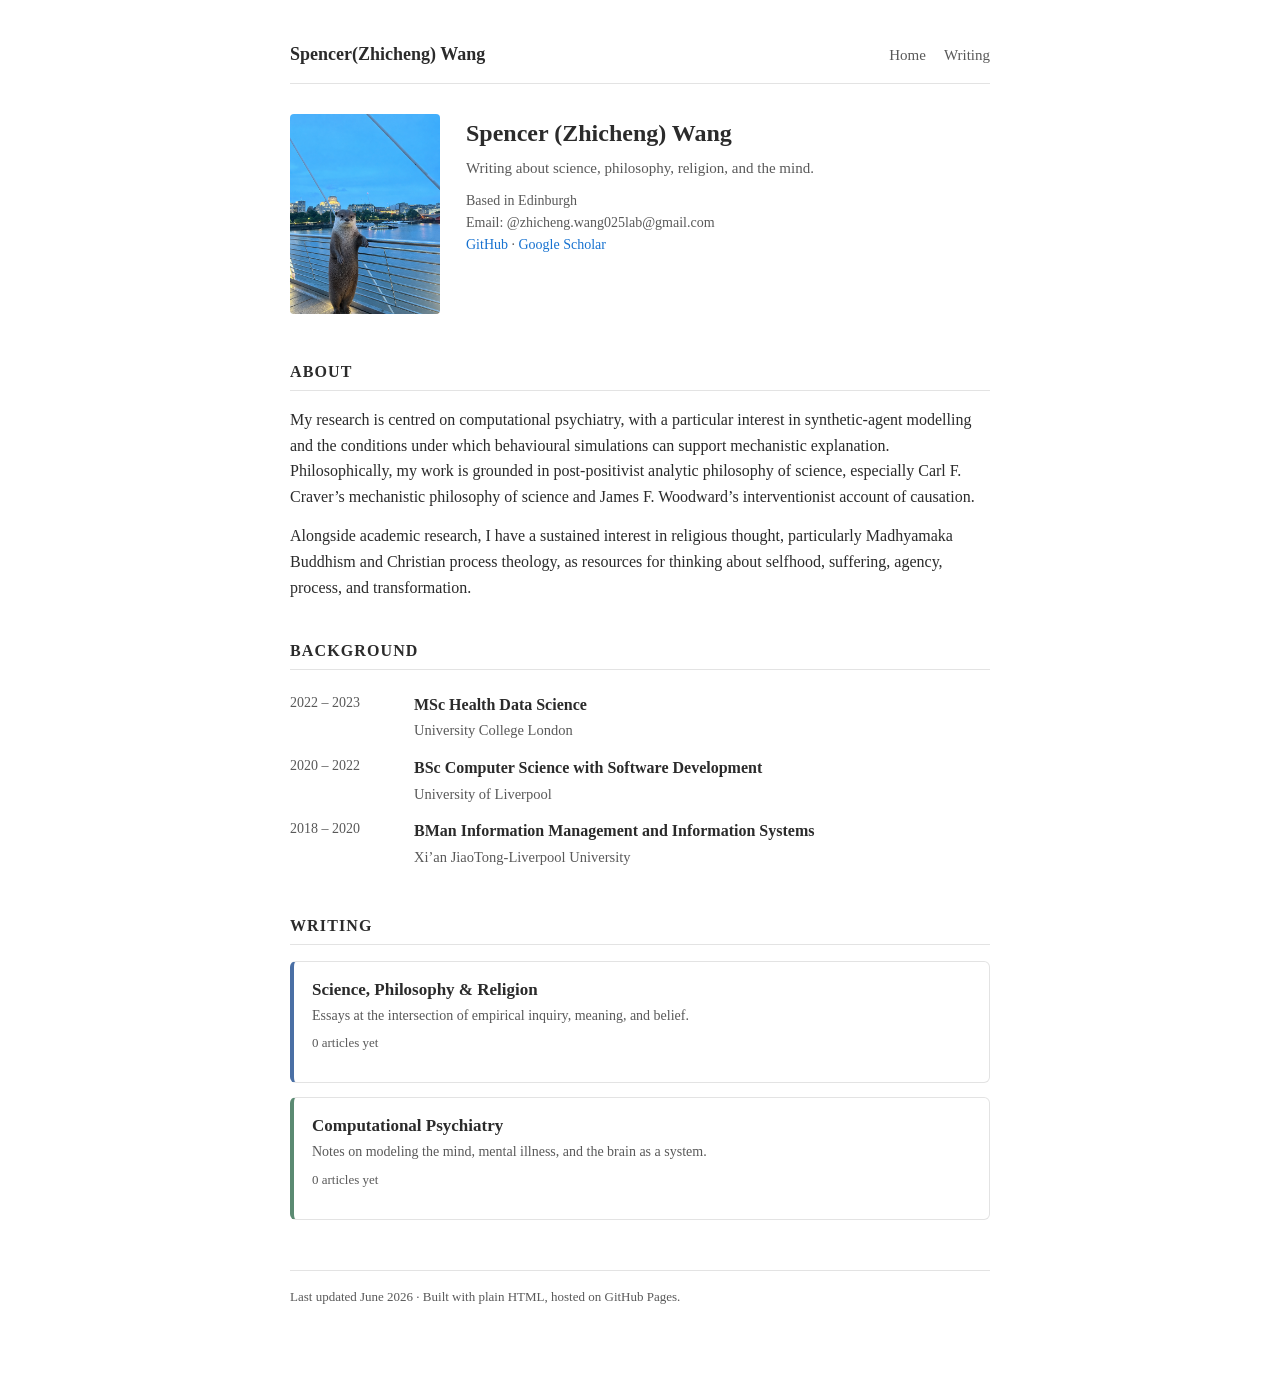
<file: index.html>
<!doctype html>
<html lang="en">
  <head>
    <meta charset="utf-8" />
    <meta name="viewport" content="width=device-width, initial-scale=1" />
    <title>Spencer(Zhicheng) Wang</title>
    <link rel="stylesheet" href="css/style.css" />
  </head>

  <body>
    <nav class="site-nav">
      <span class="brand">Spencer(Zhicheng) Wang</span>
      <a class="navlink" href="index.html">Home</a>
      <a class="navlink" href="writing.html">Writing</a>
    </nav>

    <section class="intro">
      <div class="photo">
        <img src="img/biophoto.PNG" alt="Spencer Wang" />
      </div>
      <div class="who">
        <h1>Spencer (Zhicheng) Wang</h1>
        <p class="tagline">
          Writing about science, philosophy, religion, and the mind.
        </p>
        <p class="meta">
          Based in Edinburgh<br />
          Email:
          <span style="display: none">spam</span
          >@zhicheng.wang025lab@gmail.com<br />
          <a href="#">GitHub</a> · <a href="#">Google Scholar</a>
        </p>
      </div>
    </section>

    <h2 class="section">About</h2>
    <p>
      My research is centred on computational psychiatry, with a particular
      interest in synthetic-agent modelling and the conditions under which
      behavioural simulations can support mechanistic explanation. Philosophically, my work is grounded in post-positivist analytic philosophy of science, especially Carl F. Craver’s mechanistic philosophy of science and James F. Woodward’s interventionist account of causation.
    </p>
      Alongside academic research, I have a sustained interest in
      religious thought, particularly Madhyamaka Buddhism and Christian process
      theology, as resources for thinking about selfhood, suffering, agency,
      process, and transformation.
    </p>

    <h2 class="section">Background</h2>
    <div class="edu">
      <span class="when">2022 – 2023</span>
      <span class="what">
        <span class="deg">MSc Health Data Science</span><br />
        <span class="where">University College London</span>
      </span>
    </div>
    <div class="edu">
      <span class="when">2020 – 2022</span>
      <span class="what">
        <span class="deg">BSc Computer Science with Software Development</span
        ><br />
        <span class="where">University of Liverpool</span>
      </span>
    </div>
    <div class="edu">
      <span class="when">2018 – 2020</span>
      <span class="what">
        <span class="deg"
          >BMan Information Management and Information Systems</span
        ><br />
        <span class="where">Xi’an JiaoTong-Liverpool University</span>
      </span>
    </div>

    <h2 class="section">Writing</h2>
    <div class="themes">
      <a class="theme-card" href="science-philosophy-religion.html">
        <p class="t-name">Science, Philosophy &amp; Religion</p>
        <p class="t-desc">
          Essays at the intersection of empirical inquiry, meaning, and belief.
        </p>
        <p class="t-count">0 articles yet</p>
      </a>
      <a class="theme-card psy" href="computational-psychiatry.html">
        <p class="t-name">Computational Psychiatry</p>
        <p class="t-desc">
          Notes on modeling the mind, mental illness, and the brain as a system.
        </p>
        <p class="t-count">0 articles yet</p>
      </a>
    </div>

    <div class="foot">
      Last updated June 2026 · Built with plain HTML, hosted on GitHub Pages.
    </div>
  </body>
</html>
</file>
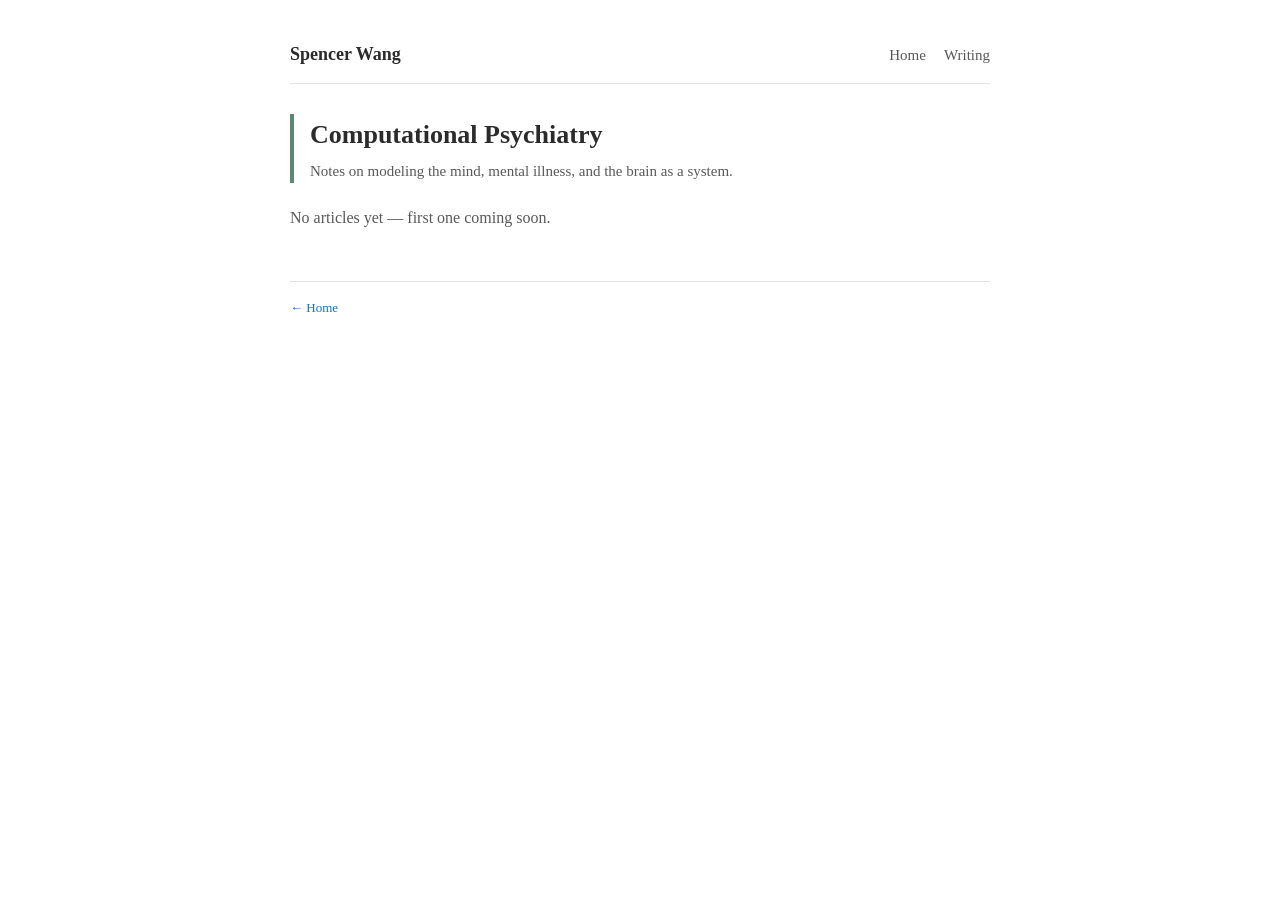
<file: computational-psychiatry.html>
<!doctype html>
<html lang="en">
  <head>
    <meta charset="utf-8" />
    <meta name="viewport" content="width=device-width, initial-scale=1" />
    <title>Computational Psychiatry · Spencer Wang</title>
    <link rel="stylesheet" href="css/style.css" />
  </head>
  <body>
    <nav class="site-nav">
      <span class="brand">Spencer Wang</span>
      <a class="navlink" href="index.html">Home</a>
      <a class="navlink" href="writing.html">Writing</a>
    </nav>

    <div class="theme-head psy">
      <h1>Computational Psychiatry</h1>
      <p>
        Notes on modeling the mind, mental illness, and the brain as a system.
      </p>
    </div>

    <p style="color: #595959">No articles yet — first one coming soon.</p>

    <div class="foot">
      <a href="index.html">← Home</a>
    </div>
  </body>
</html>
</file>
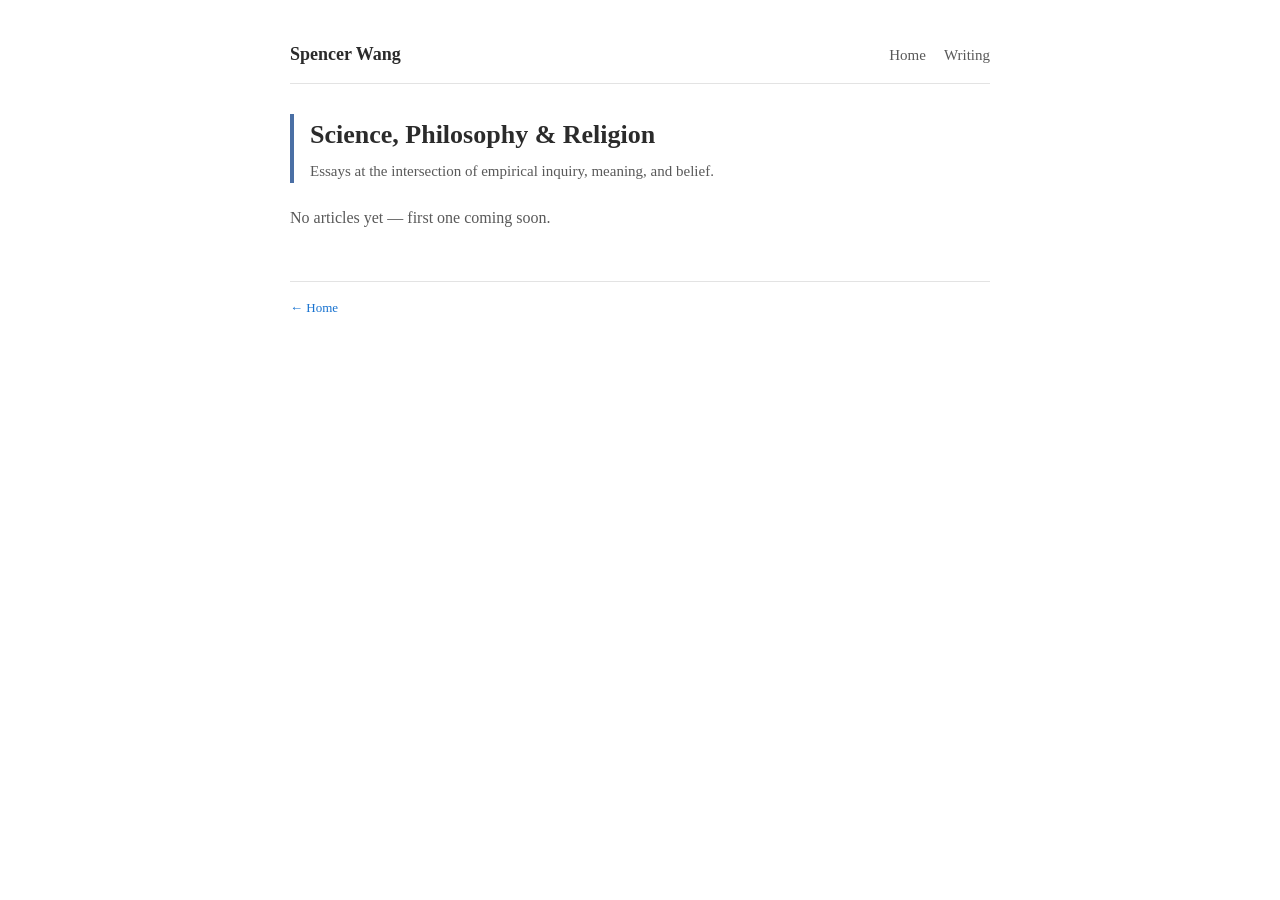
<file: science-philosophy-religion.html>
<!doctype html>
<html lang="en">
  <head>
    <meta charset="utf-8" />
    <meta name="viewport" content="width=device-width, initial-scale=1" />
    <title>Science, Philosophy &amp; Religion · Spencer Wang</title>
    <link rel="stylesheet" href="css/style.css" />
  </head>
  <body>
    <nav class="site-nav">
      <span class="brand">Spencer Wang</span>
      <a class="navlink" href="index.html">Home</a>
      <a class="navlink" href="writing.html">Writing</a>
    </nav>

    <div class="theme-head">
      <h1>Science, Philosophy &amp; Religion</h1>
      <p>
        Essays at the intersection of empirical inquiry, meaning, and belief.
      </p>
    </div>

    <!-- Articles in this theme go here, newest first.
       For now it's empty — we'll add your first article next. -->
    <p style="color: #595959">No articles yet — first one coming soon.</p>

    <div class="foot">
      <a href="index.html">← Home</a>
    </div>
  </body>
</html>
</file>
<file: css/style.css>
/* ===== Base ===== */
:root {
  --ink: #2b2b2b;
  --ink-soft: #595959;
  --link: #1772d0;
  --link-hover: #f09228;
  --rule: #e3e3e3;
  --accent-sci: #4a6fa5; /* Science, Philosophy & Religion */
  --accent-psy: #5b8a72; /* Computational Psychiatry */
}

* {
  box-sizing: border-box;
}

body {
  font-family: Georgia, "Times New Roman", serif;
  font-size: 16px;
  line-height: 1.6;
  color: var(--ink);
  max-width: 740px;
  margin: 0 auto;
  padding: 40px 20px 80px;
}

a {
  color: var(--link);
  text-decoration: none;
}
a:hover {
  color: var(--link-hover);
}

/* ===== Nav ===== */
.site-nav {
  display: flex;
  flex-wrap: wrap;
  gap: 4px 18px;
  align-items: baseline;
  padding-bottom: 14px;
  margin-bottom: 30px;
  border-bottom: 1px solid var(--rule);
}
.site-nav .brand {
  font-weight: 700;
  font-size: 18px;
  color: var(--ink);
  margin-right: auto;
}
.site-nav a.navlink {
  font-size: 15px;
  color: var(--ink-soft);
}
.site-nav a.navlink:hover {
  color: var(--link-hover);
}

/* ===== Intro / bio ===== */
.intro {
  display: flex;
  gap: 26px;
  align-items: flex-start;
  margin-bottom: 6px;
}
.intro .photo {
  flex: 0 0 auto;
  width: 150px;
}
.intro .photo img {
  width: 150px;
  height: auto;
  border-radius: 4px;
}
.intro .who {
  flex: 1 1 auto;
  min-width: 0;
}
.intro .who h1 {
  font-size: 24px;
  margin: 0 0 4px;
}
.intro .who .tagline {
  color: var(--ink-soft);
  margin: 0 0 10px;
  font-size: 15px;
}
.intro .who .meta {
  font-size: 14px;
  color: var(--ink-soft);
  line-height: 1.55;
}

@media (max-width: 560px) {
  .intro {
    flex-direction: column;
    gap: 16px;
  }
}

/* ===== Section headings ===== */
h2.section {
  font-size: 16px;
  text-transform: uppercase;
  letter-spacing: 0.07em;
  color: var(--ink);
  border-bottom: 1px solid var(--rule);
  padding-bottom: 5px;
  margin: 38px 0 16px;
}
p {
  margin: 0 0 14px;
}

/* ===== Background list ===== */
.edu {
  display: flex;
  gap: 14px;
  padding: 6px 0;
}
.edu .when {
  flex: 0 0 auto;
  width: 110px;
  color: var(--ink-soft);
  font-size: 14px;
}
.edu .what .deg {
  font-weight: 700;
}
.edu .what .where {
  color: var(--ink-soft);
  font-size: 14.5px;
}

/* ===== Writing cards ===== */
.themes {
  display: grid;
  gap: 14px;
}
.theme-card {
  display: block;
  border: 1px solid var(--rule);
  border-left: 4px solid var(--accent-sci);
  border-radius: 6px;
  padding: 14px 18px;
  transition: background 0.15s ease;
}
.theme-card:hover {
  background: #fafafa;
}
.theme-card.psy {
  border-left-color: var(--accent-psy);
}
.theme-card .t-name {
  font-size: 17px;
  font-weight: 700;
  color: var(--ink);
  margin: 0 0 2px;
}
.theme-card:hover .t-name {
  color: var(--link-hover);
}
.theme-card .t-desc {
  font-size: 14px;
  color: var(--ink-soft);
  margin: 0;
}
.theme-card .t-count {
  font-size: 13px;
  color: var(--ink-soft);
  margin-top: 6px;
}

/* ===== Theme page header ===== */
.theme-head {
  border-left: 4px solid var(--accent-sci);
  padding-left: 16px;
  margin: 6px 0 22px;
}
.theme-head.psy {
  border-left-color: var(--accent-psy);
}
.theme-head h1 {
  font-size: 26px;
  margin: 0 0 4px;
}
.theme-head p {
  color: var(--ink-soft);
  margin: 0;
  font-size: 15px;
}

/* ===== Footer ===== */
.foot {
  margin-top: 50px;
  padding-top: 16px;
  border-top: 1px solid var(--rule);
  font-size: 13px;
  color: var(--ink-soft);
}
</file>
